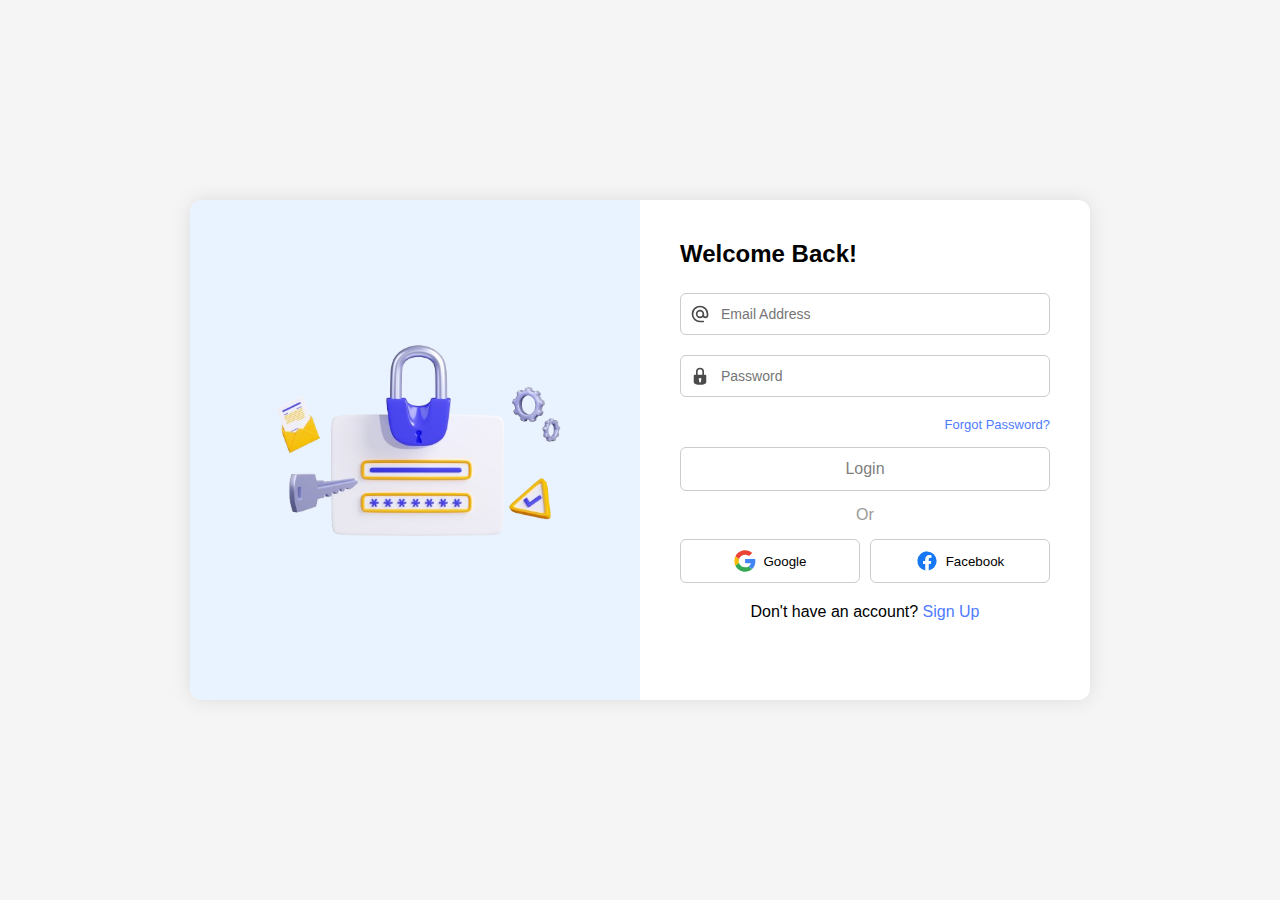
<file: index.html>
<!DOCTYPE html>
<html lang="en">
<head>
    <meta charset="UTF-8" />
    <meta name="viewport" content="width=device-width, initial-scale=1.0" />
    <title>Login</title>
    <link rel="stylesheet" href="css/style.css">
</head>
<body>

    <div class="container">

        <div class="left">
            <img src="img/Gambar Login.png" alt="Illustration">
        </div>

        <div class="right">
            <h2>Welcome Back!</h2>

            <!-- EMAIL -->
            <div class="form-group">
                <img src="img/email-svgrepo-com.svg" class="icon">
                <input type="email" id="email" placeholder="Email Address">
            </div>

            <!-- PASSWORD -->
            <div class="form-group">
                <img src="img/padlock-svgrepo-com.svg" class="icon">
                <input type="password" id="password" placeholder="Password">
            </div>

            <div class="forgot">Forgot Password?</div>

            <button id="loginBtn" class="login-btn">Login</button>

            <div class="or">Or</div>

            <div class="social">
                <button class="social-btn">
                    <img src="img/google-color-svgrepo-com.svg" class="soc-icon"> Google
                </button>

                <button class="social-btn">
                    <img src="img/facebook-svgrepo-com.svg" class="soc-icon"> Facebook
                </button>
            </div>

            <div class="signup">
                Don't have an account? <span>Sign Up</span>
            </div>
        </div>

    </div>

    <script src="Javascript/script.js"></script>
</body>
</html>
</file>
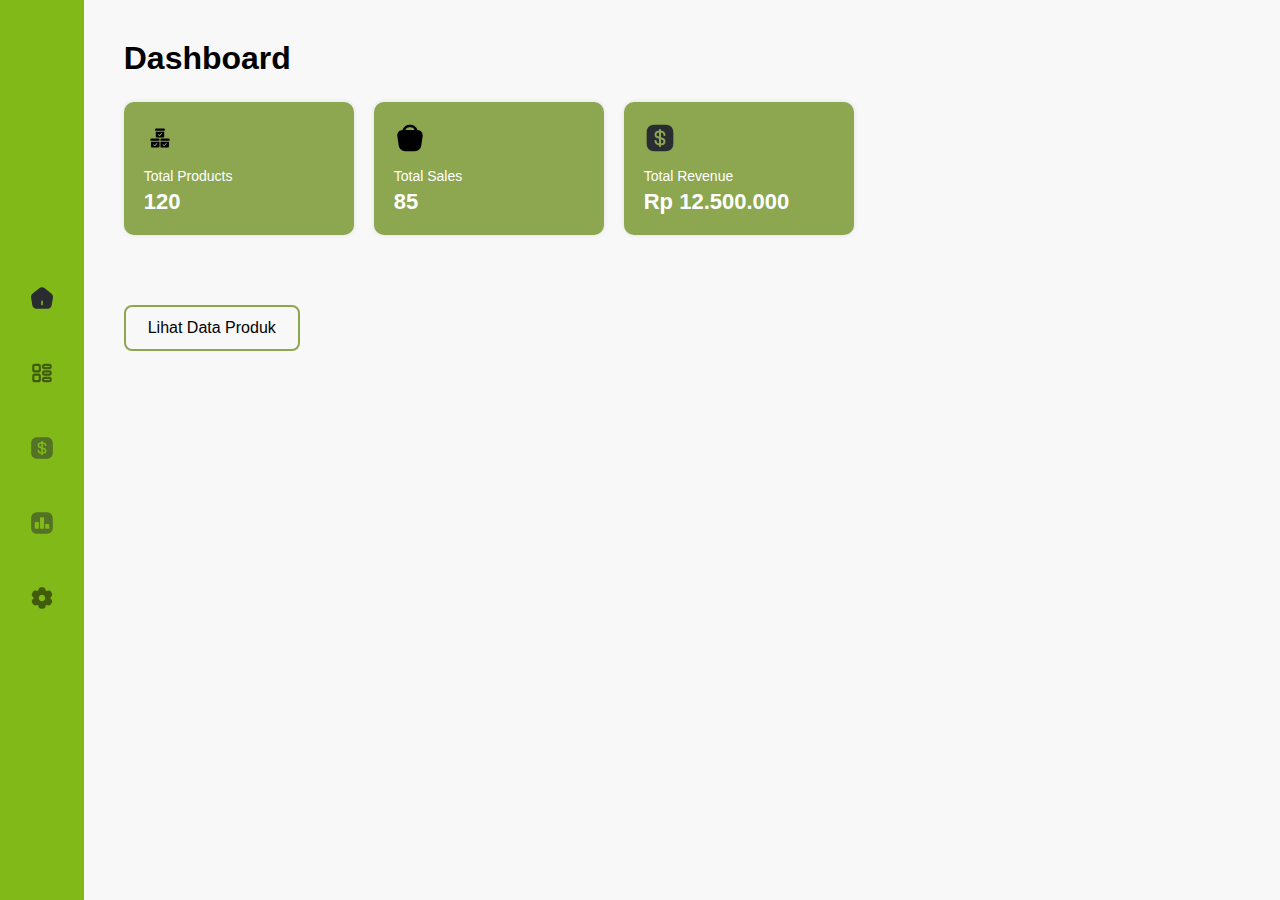
<file: dashboard.html>
<!DOCTYPE html>
<html lang="id">
<head>
    <meta charset="UTF-8">
    <meta name="viewport" content="width=device-width, initial-scale=1.0">
    <title>Dashboard</title>
    <link rel="stylesheet" href="css/dashboard.css">
</head>
<body>

<div class="container">
    <aside class="sidebar">
        <a href="dashboard.html">
            <img src="img/home.svg" class="menu-icon active">
        </a>

        <a href="produk.html">
            <img src="img/List.svg" class="menu-icon">
        </a>

        <a href="#">
            <img src="img/dollar.svg" class="menu-icon">
        </a>

        <a href="#">
            <img src="img/chart.svg" class="menu-icon">
        </a>

        <a href="#">
            <img src="img/setting.svg" class="menu-icon">
        </a>
    </aside>

    <main class="content">
        <h1 class="title">Dashboard</h1>

        <div class="card-wrapper">
            
            <div class="card">
                <img src="img/produk.svg" class="card-icon">
                <div class="label">Total Products</div>
                <div class="value" id="totalProducts">0</div>
            </div>

            <div class="card">
                <img src="img/tas belanja.svg" class="card-icon">
                <div class="label">Total Sales</div>
                <div class="value" id="totalSales">0</div>
            </div>

            <div class="card">
                <img src="img/dollar.svg" class="card-icon">
                <div class="label">Total Revenue</div>
                <div class="value" id="totalRevenue">Rp 0</div>
            </div>
        </div>

        <a href="produk.html" class="btn">Lihat Data Produk</a>

    </main>

</div>

<script src="Javascript/script.js"></script>
</body>
</html>
</file>
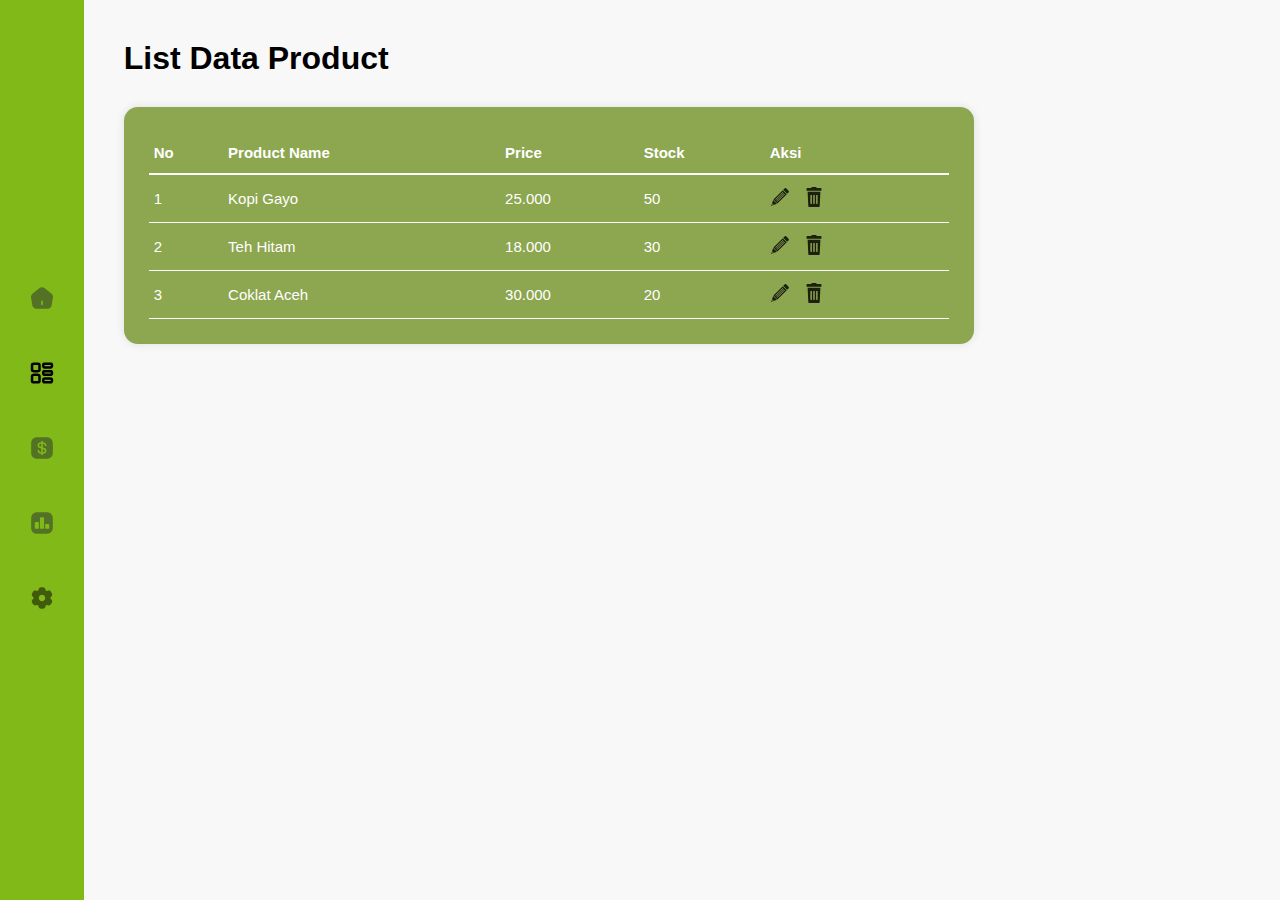
<file: produk.html>
<!DOCTYPE html>
<html lang="en">
<head>
    <meta charset="UTF-8">
    <meta name="viewport" content="width=device-width, initial-scale=1.0">
    <title>Data Produk</title>
    <link rel="stylesheet" href="css/produk.css">
</head>

<body>

<div class="container">

    <aside class="sidebar">
        <a href="dashboard.html">
            <img src="img/home.svg" class="menu-icon">
        </a>

        <a href="produk.html">
            <img src="img/List.svg" class="menu-icon active">
        </a>

        <a href="#">
            <img src="img/dollar.svg" class="menu-icon">
        </a>

        <a href="#">
            <img src="img/chart.svg" class="menu-icon">
        </a>

        <a href="#">
            <img src="img/setting.svg" class="menu-icon">
        </a>
    </aside>

    <main class="content">
        <h1 class="title">List Data Product</h1>

        <div class="table-box">
            <table>
                <thead>
                    <tr>
                        <th>No</th>
                        <th>Product Name</th>
                        <th>Price</th>
                        <th>Stock</th>
                        <th>Aksi</th>
                    </tr>
                </thead>

                <tbody id="productTable"></tbody>
            </table>
        </div>
    </main>

</div>

<script src="Javascript/script.js"></script>
</body>
</html>
</file>
<file: css/style.css>
* {
    margin: 0;
    padding: 0;
    box-sizing: border-box;
    font-family: Arial, sans-serif;
}

body {
    display: flex;
    justify-content: center;
    align-items: center;
    height: 100vh;
    background: #f5f5f5;
}

.container {
    width: 900px;
    height: 500px;
    display: flex;
    background: #fff;
    border-radius: 12px;
    overflow: hidden;
    box-shadow: 0 0 20px rgba(0, 0, 0, 0.1);
}

.left {
    width: 50%;
    background: #e9f2ff;
    display: flex;
    justify-content: center;
    align-items: center;
}

.left img {
    width: 90%;
}

.right {
    width: 50%;
    padding: 40px;
}

h2 {
    margin-bottom: 25px;
}

.form-group {
    position: relative;
    margin-bottom: 20px;
}

.icon {
    width: 20px;
    position: absolute;
    top: 50%;
    left: 10px;
    transform: translateY(-50%);
    opacity: 0.7;
}

.form-group input {
    width: 100%;
    padding: 12px 12px 12px 40px;
    border: 1px solid #ccc;
    border-radius: 6px;
    outline: none;
    font-size: 14px;
}

.form-group input:focus {
    border-color: #4f7bff;
}

.forgot {
    text-align: right;
    margin-bottom: 15px;
    font-size: 13px;
    color: #4f7bff;
    cursor: pointer;
}

.login-btn {
    width: 100%;
    padding: 12px;
    border: none;
    background: white;
    border: 1px solid #ccc;
    color: grey;
    font-size: 16px;
    border-radius: 6px;
    cursor: pointer;
}

.or {
    text-align: center;
    margin: 15px 0;
    color: #999;
}

.social {
    display: flex;
    gap: 10px;
}

.social-btn {
    flex: 1;
    padding: 10px;
    display: flex;
    align-items: center;
    justify-content: center;
    gap: 8px;
    border: 1px solid #ccc;
    background: #fff;
    border-radius: 6px;
    cursor: pointer;
}

.soc-icon {
    width: 22px;
    height: 22px;
    object-fit: contain;
}

.signup {
    margin-top: 20px;
    text-align: center;
}

.signup span {
    color: #4f7bff;
    cursor: pointer;
}

.form-group input:hover {
    border-color: #6e8dff;
}

.login-btn:hover {
    background: #3a68ff;
    color: #fff;
    transition: 0.25s;
}

.forgot:hover,
.signup span:hover {
    color: #2e5aff;
    text-decoration: underline;
    transition: 0.2s;
}

.social-btn:hover {
    background: #f4f4f4;
    border-color: #bcbcbc;
    transition: 0.25s;
}

.icon:hover {
    transform: translateY(-50%) scale(1.05);
    transition: 0.2s;
}
</file>
<file: css/dashboard.css>
* {
    margin: 0;
    padding: 0;
    box-sizing: border-box;
    font-family: Arial, sans-serif;
}

body {
    margin: 0;
    font-family: Arial, sans-serif;
    background: #f8f8f8;
}

.container {
    display: flex;
}

.sidebar {
    width: 90px;           
    background: #80b918;
    height: 100vh;
    display: flex;
    flex-direction: column;
    justify-content: center;
    align-items: center;
    gap: 45px;              
    padding: 40px 0;       
}


.menu-icon {
    width: 26px;
    opacity: 0.5;
    cursor: pointer;
    transition: 0.2s;
}

.menu-icon.active {
    opacity: 1;
}

.menu-icon:hover {
    transform: scale(1.15);
    opacity: 1;
}

.content {
    padding: 40px;
    width: 100%;
}

.title {
    font-size: 32px;
    font-weight: bold;
    margin-bottom: 25px;
}

.card-wrapper {
    display: flex;
    gap: 20px;
    flex-wrap: wrap;
    margin-bottom: 40px; 
}

.card {
    background: #8da650; 
    color: white;
    width: 230px;
    padding: 20px;
    border-radius: 10px;
    box-shadow: 0 0 5px rgba(0,0,0,0.1);
    transition: 0.2s;
}

.card-icon {
    width: 32px;
    margin-bottom: 10px;
}

.label {
    font-size: 14px;
    color: white;
    margin-bottom: 5px;
}

.value {
    font-size: 22px;
    font-weight: bold;
}

.card:hover {
    transform: translateY(-4px);
    box-shadow: 0 6px 12px rgba(0,0,0,0.15);
}

.btn {
    margin-top: 30px;
    padding: 12px 22px;
    background: none; 
    color: black;
    border: 2px solid #8da650;
    border-radius: 8px;
    cursor: pointer;
    font-size: 16px;
    transition: 0.2s;
    text-decoration: none;   
    display: inline-block;  
}

.btn:hover {
    background: #8da650;
    color: white;
    transform: translateY(-2px);
}
</file>
<file: css/produk.css>
* {
    margin: 0;
    padding: 0;
    box-sizing: border-box;
    font-family: Arial, sans-serif;
}

body {
    margin: 0;
    font-family: Arial, sans-serif;
    background: #f8f8f8;
}

.container {
    display: flex;
}

.sidebar {
    width: 90px;          
    background: #80b918;
    height: 100vh;
    display: flex;
    flex-direction: column;
    justify-content: center;
    align-items: center;
    gap: 45px;              
    padding: 40px 0;       
}

.menu-icon {
    width: 26px;
    opacity: 0.5;
    cursor: pointer;
    transition: 0.2s;
}

.menu-icon:hover,
.menu-icon.active {
    opacity: 1;
    transform: scale(1.15);
}

.content {
    padding: 40px;
    width: 100%;
}

.title {
    font-size: 32px;
    font-weight: bold;
    margin-bottom: 30px;
}

.table-box {
    background: #8da650;
    color: white;
    padding: 25px;
    border-radius: 14px;
    width: 850px;
    box-shadow: 0 0 10px rgba(0,0,0,0.1);
}

table {
    width: 100%;
    border-collapse: collapse;
}

th {
    text-align: left;
    padding: 12px 5px;
    font-size: 15px;
    border-bottom: 2px solid white;
}

td {
    padding: 12px 5px;
    font-size: 15px;
    border-bottom: 1px solid white;
}

.action-icon {
    width: 20px;
    cursor: pointer;
    margin-right: 10px;
    opacity: 0.8;
    transition: 0.2s;
}

.action-icon:hover {
    opacity: 1;
    transform: scale(1.2);
}
</file>
